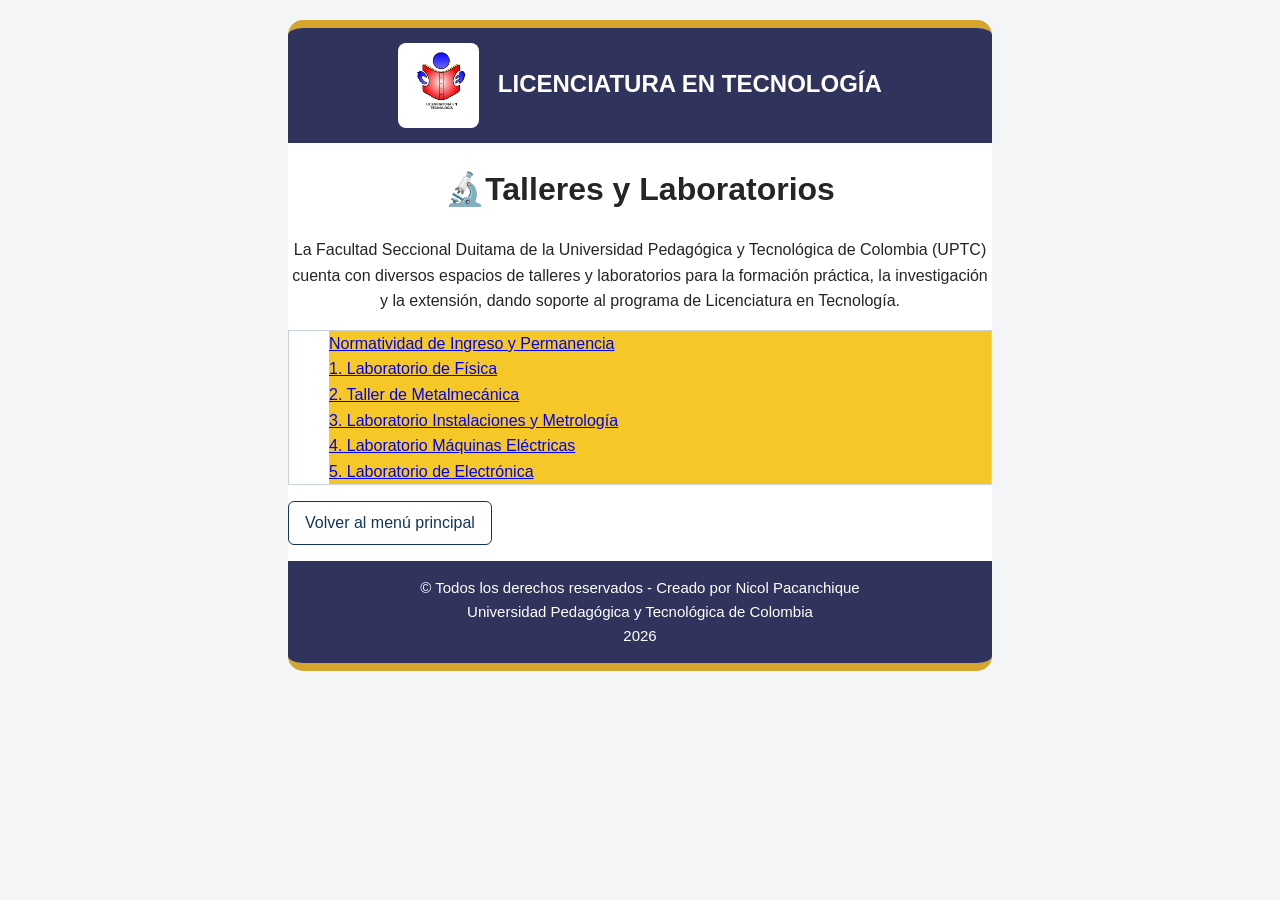
<file: index.html>
<!DOCTYPE html>
<html lang="es">
<head>
  <meta charset="UTF-8">
  <meta name="viewport" content="width=device-width, initial-scale=1">
  <title>Laboratorios y Talleres – UPTC Duitama</title>
  <link rel="stylesheet" href="estilos.css">
</head>

<body>
<div class="div_ppal">

  <p class="encabezado">
    <span class="caja_logo">
      <img src="lictec.png" alt="Logo de la Licenciatura en Tecnología">
    </span>
    LICENCIATURA EN TECNOLOGÍA
  </p>

  <header>
    <h1>🔬Talleres y Laboratorios</h1>
  </header>

  <p class="p-cabezote">La Facultad Seccional Duitama de la Universidad Pedagógica y Tecnológica de 
    Colombia (UPTC) cuenta con diversos espacios de talleres y laboratorios para la formación práctica, 
    la investigación y la extensión, dando soporte al programa de Licenciatura en Tecnología.</p>


    <ul>
      <li style="background-color:#F5C827" ><a href="normatividad.html">Normatividad de Ingreso y Permanencia</a></li>
      
      <li style="background-color:#F5C827"><a href="fisica.html">1. Laboratorio de Física</a></li>
      
      <li style="background-color:#F5C827"><a href="metalmecanica.html">2. Taller de Metalmecánica</a></li>
      
      <li style="background-color:#F5C827"><a href="metrologia.html">3. Laboratorio Instalaciones y Metrología</a></li>
      
      <li style="background-color:#F5C827"><a href="electricas.html">4. Laboratorio Máquinas Eléctricas</a></li>
      
      <li style="background-color:#F5C827"><a href="electronica.html">5. Laboratorio de Electrónica</a></li>
    </ul>
 <p class="menu">
    <a href="https://narinconc.github.io/licteccompleto/">Volver al menú principal</a>
    </p>


  <p class="pie">
              &copy; Todos los derechos reservados - Creado por Nicol Pacanchique
        <br>
        Universidad Pedagógica y Tecnológica de Colombia
        <br>
        2026
    </p>
   

</div>
</body>
</html>
</file>
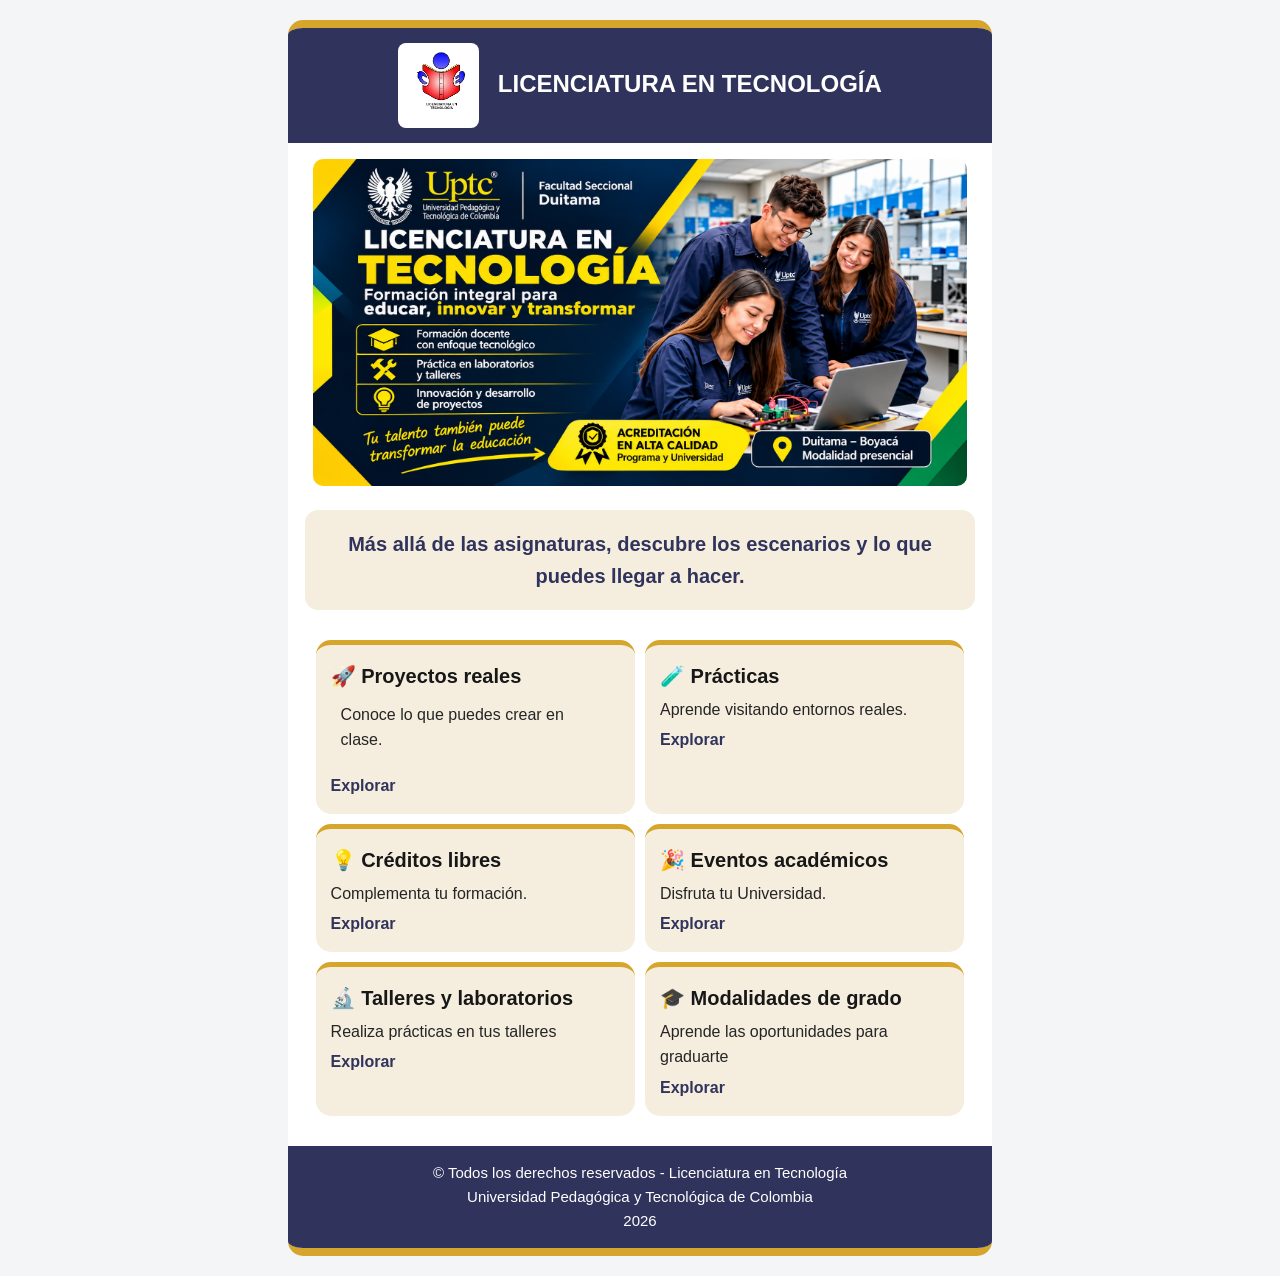
<file: proyecto lictec/proyecto lictec/index.html>
<!DOCTYPE html>
<html lang="es">

<head>
    <meta charset="UTF-8">
    <title>Descubre la Licenciatura en Tecnología</title>
    <link rel="stylesheet" href="estilos.css">
</head>

<body>
<div class="div_ppal">
    <p class="encabezado">
    <span class="caja_logo">
        <img src="lictec.png" alt="Logo de la Licenciatura en Tecnología">
    </span>
    LICENCIATURA EN TECNOLOGÍA
</p>

   <!-- <p class="lema">
        Aprende Creando y Enseña para Transformar
    </p>

    <p class="institucion">
        Universidad Pedagógica y Tecnológica de Colombia
    </p>-->


<p class="p_imag"><img src="banner lictec.png"
     class="banner_principal"
     alt="Publicidad de la Licenciatura en Tecnología">
  </p>
<p class="mensaje_inicio">
    Más allá de las asignaturas, descubre los escenarios y lo que puedes llegar a hacer.
</p>

   <!-- <h2 class="titulo_inicio">¡Tu futuro comienza aquí!</h2>

    <p class="presentacion">
        Aprende tecnología, crea soluciones y transforma la educación.
    </p>

    <hr>

    <h2>Explora nuestra carrera</h2>

    <p class="presentacion">
        Selecciona un tema y descubre más sobre nuestra comunidad académica.
    </p>-->


   
    <table class="tarjetas">

        <tr>

            <td class="f1c1">
                <h3>🚀 Proyectos reales</h3>

                <p class="subpresentacion">Conoce lo que puedes crear en clase.</p>

                <a href="proyectos.html">Explorar </a>
            </td>

            <td class="f1c2">
                <h3>🧪 Prácticas</h3>

                <p>Aprende visitando entornos reales.</p>

                <a href="practicas.html">Explorar </a>
            </td>

        </tr>

        <tr>

            <td class="f2c1">
                <h3>💡 Créditos libres</h3>

                <p>Complementa tu formación.</p>

                <a href="creditos.html">Explorar </a>
            </td>

            <td class="f2c2">
                <h3>🎉 Eventos académicos</h3>

                <p>Disfruta tu Universidad.</p>

                <a href="eventos.html">Explorar </a>
            </td>

        </tr>

        <tr>

            <td class="f3c1">
                <h3>🔬 Talleres y laboratorios</h3>

                <p>Realiza prácticas en tus talleres</p>

                <a href="talleres.html">Explorar </a>
            </td>

            <td class="f3c2">
                <h3>🎓 Modalidades de grado</h3>

                <p>Aprende las oportunidades para graduarte</p>

                <a href="modalidades.html">Explorar </a>
            </td>

        </tr>

    </table>


    <p class="pie">
              &copy; Todos los derechos reservados - Licenciatura en Tecnología
        <br>
        Universidad Pedagógica y Tecnológica de Colombia
        <br>
        2026
    </p>

</div>

</body>
</html>
</file>
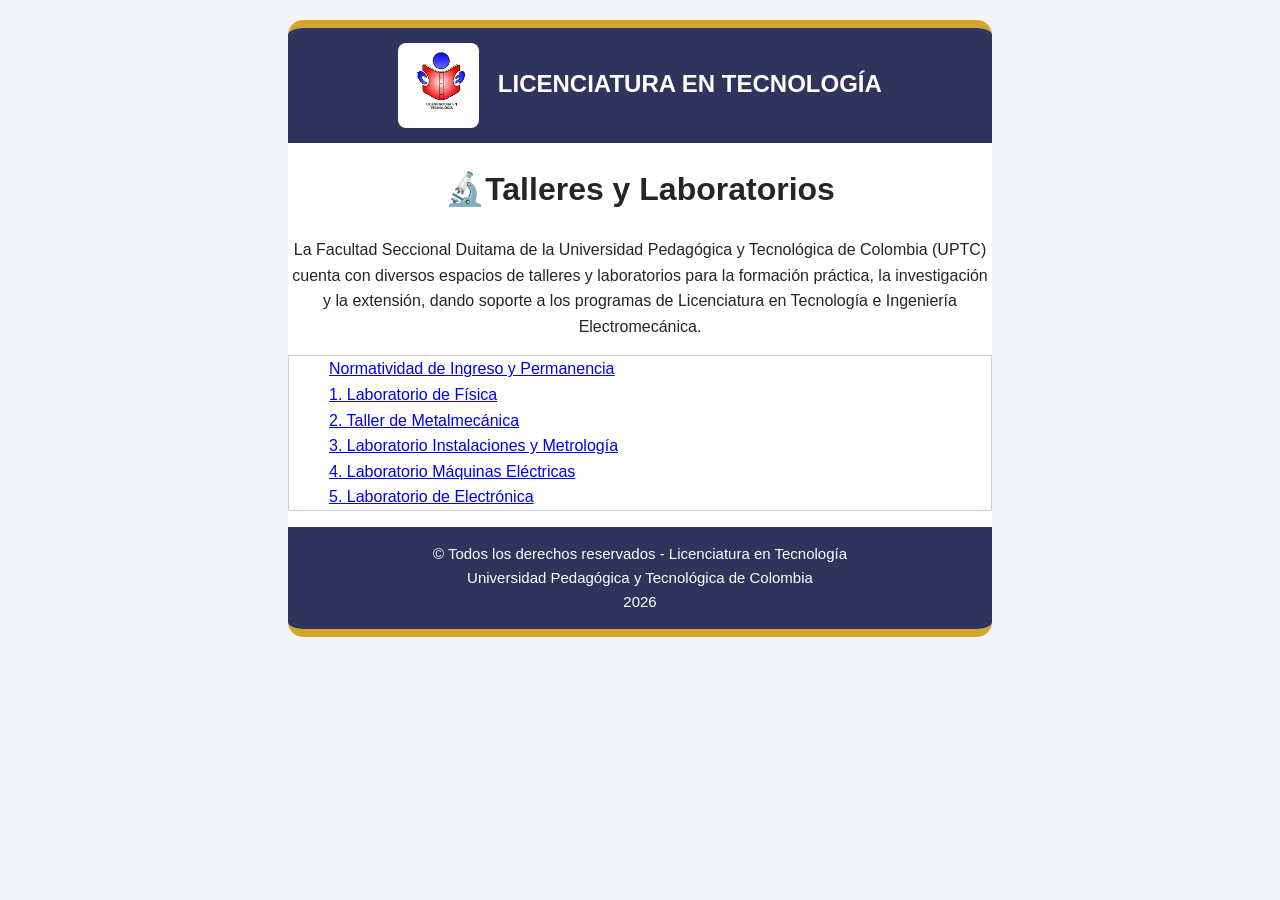
<file: index.html.html>
<!DOCTYPE html>
<html lang="es">
<head>
  <meta charset="UTF-8">
  <meta name="viewport" content="width=device-width, initial-scale=1">
  <title>Laboratorios y Talleres – UPTC Duitama</title>
  <link rel="stylesheet" href="estilos.css">
</head>

<body>
<div class="div_ppal">

  <p class="encabezado">
    <span class="caja_logo">
      <img src="lictec.png" alt="Logo de la Licenciatura en Tecnología">
    </span>
    LICENCIATURA EN TECNOLOGÍA
  </p>

  <header>
    <h1>🔬Talleres y Laboratorios</h1>
  </header>

  <p class="p-cabezote">La Facultad Seccional Duitama de la Universidad Pedagógica y Tecnológica de Colombia (UPTC) cuenta con diversos espacios de talleres y laboratorios para la formación práctica, la investigación y la extensión, dando soporte a los programas de Licenciatura en Tecnología e Ingeniería Electromecánica.</p>


    <ul>
      <li><a href="normatividad.html">Normatividad de Ingreso y Permanencia</a></li>
      <li><a href="fisica.html">1. Laboratorio de Física</a></li>
      <li><a href="metalmecanica.html">2. Taller de Metalmecánica</a></li>
      <li><a href="metrologia.html">3. Laboratorio Instalaciones y Metrología</a></li>
      <li><a href="electricas.html">4. Laboratorio Máquinas Eléctricas</a></li>
      <li><a href="electronica.html">5. Laboratorio de Electrónica</a></li>
    </ul>


  <p class="pie">
              &copy; Todos los derechos reservados - Licenciatura en Tecnología
        <br>
        Universidad Pedagógica y Tecnológica de Colombia
        <br>
        2026
    </p>


</div>
</body>
</html>
</file>
<file: estilos.css>
body {
    font-family: Arial, sans-serif;
    font-size: 16px;
    color: #252525;
    background-color: #F4F5F7;
    margin: 0;
    line-height: 1.6;
}

.div_ppal {
    width: 55%;
    margin: 20px auto;
    padding: 0;
    background-color: white;
    border-radius: 15px;
    overflow: hidden;
    border-top: 8px solid #D6A52B;
    border-bottom: 8px solid #D6A52B;
}

.caja_logo {
    display: inline-block;
    background-color: white;
    padding: 8px;
    border-radius: 8px;
    vertical-align: middle;
    margin-right: 12px;
}

.caja_logo img {
    width: 90px;
    display: block;
}
.encabezado {
    background-color: #30335B;
    color: white;
    text-align: center;
    font-size: 24px;
    font-weight: bold;
    padding: 15px;
    margin: 0;
}

.encabezado img {
    width: 65px;
    height: auto;
    display: block;
    margin: 0 auto 8px auto;
}

.banner_principal {
    width: 93%;
    height:auto;
    display:inline-block;
    border-radius:10px;

}

.lema {
    background-color: #30335B;
    color: #D6A52B;
    text-align: center;
    font-size: 18px;
    padding: 0 15px 15px 15px;
    margin: 0;
}

.institucion {
    background-color: #30335B;
    color: white;
    text-align: center;
    font-size: 14px;
    padding: 0 15px 15px 15px;
    margin: 0;
}
.p_imag{
     text-align:center;
}


.mensaje_inicio {
    text-align: center;
    color: #30335B;
    background-color: #F5EEDF;
    padding: 18px;
    font-size: 20px;
    font-weight: bold;
    margin: 15px auto;
    width: 90%;
    border-radius: 13px;
}



h2 {
    font-size: 28px;
    color: #30335B;
    text-align: center;
    margin: 15px;
}

.presentacion {
    font-size: 18px;
    color: #252525;
    text-align: center;
    margin: 10px 20px;
}

hr {
    border: 0;
    height: 2px;
    background-color: #D6A52B;
    width: 95%;
    margin: 20px auto;
}

.tarjetas {
    width: 95%;
    margin: 20px auto;
    border-spacing: 10px;
    border-collapse: separate;
    table-layout: fixed;
}


.tarjetas td {
    background-color: #F5EEDF;
    padding: 15px;
    border: none;
    border-top: 5px solid #D6A52B;
    border-radius: 15px;
    vertical-align: top;
}


.f1c1 {
    background-color: #F5EEDF;
    
}

.f1c2 {
    background-color: #EDF0F5;
      border: 1px solid #c9d3de;
  border-radius: 6px;
  margin-bottom: 10px;
  background: #F5C827;
}

.f2c1 {
    background-color: #EDF0F5;
      border: 1px solid #c9d3de;
  border-radius: 6px;
  margin-bottom: 10px;
  background: #F5C827;
}

.f2c2 {
    background-color: #F5EEDF;
      border: 1px solid #c9d3de;
  border-radius: 6px;
  margin-bottom: 10px;
  background: #F5C827;
}

.f3c1 {
    background-color: #F5EEDF;
      border: 1px solid #c9d3de;
  border-radius: 6px;
  margin-bottom: 10px;
  background: #F5C827;
}

.f3c2 {
    background-color: #EDF0F5;
      border: 1px solid #c9d3de;
  border-radius: 6px;
  margin-bottom: 10px;
  background: #F5C827;
}

.tarjetas h3 {
    font-size: 20px;
    color: #171717;
    margin: 0 0 5px 0;
}

.tarjetas p {
    font-size: 16px;
    color: #252525;
    text-align: left;
    margin: 5px 0;
}

.tarjetas a {
    font-size: 16px;
    color: #30335B;
    text-decoration: none;
    font-weight: bold;
}

.pie {
    background-color: #30335B;
    color: white;
    text-align: center;
    font-size: 15px;
    
    padding: 15px;
    margin: 0;
}


.titulo_inicio {
    background-color: #F5EEDF;
    color: #30335B;
    text-align: center;
    font-size: 28px;
    padding: 15px 10px 5px 10px;
    margin: 0;
}

.presentacion {
    background-color: #F5EEDF;
    color: #30335B;
    text-align: center;
    font-size: 18px;
    font-weight: bold;
    padding: 5px 10px;
    margin: 0;
}

.subpresentacion {
    background-color: #F5EEDF;
    color: #252525;
    text-align: center;
    font-size: 16px;
    padding: 5px 10px 15px 10px;
    margin: 0;
}



.acordeon {
  border: 1px solid #c9d3de;
  border-radius: 6px;
  margin-bottom: 10px;
  background: #F5C827;
}

.acordeon summary,
.regla summary {
  cursor: pointer;
  padding: 12px 16px;
  list-style-position: inside;
}

.acordeon summary h3,
.regla summary h3 {
  display: inline;
  font-size: 1.05rem;
}

.acordeon[open] summary,
.regla details[open] summary {
  border-bottom: 1px solid #c9d3de;
}

.acordeon p,
.regla ul {
  padding: 12px 16px;
}

.regla ul {
  padding-left: 36px;
}


nav a[aria-current="page"] {
  font-weight: bold;
  text-decoration: underline;
}


.volver {
  margin: 16px 0;
}

.volver a {
  display: inline-block;
  padding: 8px 16px;
  border: 1px solid #12355b;
  border-radius: 6px;
  text-decoration: none;
  color: #12355b;
}

.volver a:hover,
.volver a:focus {
  background: #12355b;
  color: #fff;
}



.acordeon p {
  padding: 8px 16px;
}

.acordeon ul,
.acordeon ol {
  padding: 4px 16px 12px 40px;
}

.acordeon li {
  margin-bottom: 6px;
}


.centrado,
header h1,
.p-cabezote,
footer p {
  text-align: center;
}

footer p {
  font-family: "Arial Narrow", Arial, sans-serif;
}


hr.linea-azul {
  width: 500px;
  max-width: 95%;
  height: 3px;
  background-color: blue;
}


.acordeon .acordeon {
  margin: 8px 16px 12px;
}

.acordeon .acordeon summary h3 {
  font-size: 1rem;
}

ul{
  list-style-type:none;
  border: 1px solid #c9d3de;
}

nav ul {
  list-style: none;
    margin: 24px auto;
    padding: 10px;
    display: flex;
    flex-wrap: wrap;
    justify-content: center;
    border: 1px solid #c9d3de;
    border-radius: 6px;
    margin-bottom: 10px;
    background: #F5C827;
}

nav ul li a {
  display: block;
    padding: 14px 22px;
    background: #12355b;
    color: white;
    text-decoration: none;
    font-weight: bold;
    border-radius: 8px;
    border-bottom: 4px solid #D6A52B;
    box-shadow: 0 3px 8px rgba(0, 0, 0, 0.25);
    transition: background 0.2s, color 0.2s, transform 0.2s;

 
}

nav ul li a:hover,
nav ul li a:focus {
  
  background: #ffb703;
  color: #12355b;
  transform: translateY(-3px);
}


.imagen {
  margin: 16px auto 24px;
  text-align: center;
}

.imagen img,
.centrado img,
.foto-acordeon {
  width: 250px;
  height: 250px;
  object-fit: cover;
  box-shadow: 8px 10px 12px #D6A52B;
  border-radius: 20px;
}

.imagen img,
.centrado img {
  display: inline-block;
  vertical-align: middle;
}

.foto-acordeon {
  display: block;
  margin: 12px auto;
}


.imagen.doble .contenedor-imagen {
  display: flex;
  flex-wrap: wrap;
  justify-content: center;
  gap: 24px;
}


.anterior-siguiente {
  display: flex;
  justify-content: space-between;
  gap: 12px;
  margin: 24px 0 8px;
}

.anterior-siguiente a {
  text-decoration: none;
  color: #12355b;
  font-weight: bold;
}
.menu {
  margin: 16px 0;
}

.menu a {
  display: inline-block;
  padding: 8px 16px;
  border: 1px solid #12355b;
  border-radius: 6px;
  text-decoration: none;
  color: #12355b;
}

.menu a:hover,
.menu a:focus {
  background: #12355b;
  color: #fff;
}
</file>
<file: proyecto lictec/proyecto lictec/estilos.css>
body {
    font-family: Arial, sans-serif;
    font-size: 16px;
    color: #252525;
    background-color: #F4F5F7;
    margin: 0;
    line-height: 1.6;
}



.div_ppal {
    width: 55%;
    margin: 20px auto;
    padding: 0;
    background-color: white;
    border-radius: 15px;
    overflow: hidden;
    border-top: 8px solid #D6A52B;
    border-bottom: 8px solid #D6A52B;
}

.caja_logo {
    display: inline-block;
    background-color: white;
    padding: 8px;
    border-radius: 8px;
    vertical-align: middle;
    margin-right: 12px;
}

.caja_logo img {
    width: 90px;
    display: block;
}
.encabezado {
    background-color: #30335B;
    color: white;
    text-align: center;
    font-size: 24px;
    font-weight: bold;
    padding: 15px;
    margin: 0;
}

.encabezado img {
    width: 65px;
    height: auto;
    display: block;
    margin: 0 auto 8px auto;
}

.banner_principal {
    width: 93%;
    height:auto;
    display:inline-block;
    border-radius:10px;

}






.lema {
    background-color: #30335B;
    color: #D6A52B;
    text-align: center;
    font-size: 18px;
    padding: 0 15px 15px 15px;
    margin: 0;
}

.institucion {
    background-color: #30335B;
    color: white;
    text-align: center;
    font-size: 14px;
    padding: 0 15px 15px 15px;
    margin: 0;
}
.p_imag{
     text-align:center;
}


.mensaje_inicio {
    text-align: center;
    color: #30335B;
    background-color: #F5EEDF;
    padding: 18px;
    font-size: 20px;
    font-weight: bold;
    margin: 15px auto;
    width: 90%;
    border-radius: 13px;
}



h2 {
    font-size: 28px;
    color: #30335B;
    text-align: center;
    margin: 15px;
}

.presentacion {
    font-size: 18px;
    color: #252525;
    text-align: center;
    margin: 10px 20px;
}

hr {
    border: 0;
    height: 2px;
    background-color: #D6A52B;
    width: 95%;
    margin: 20px auto;
}

.tarjetas {
    width: 95%;
    margin: 20px auto;
    border-spacing: 10px;
    border-collapse: separate;
    table-layout: fixed;
}


.tarjetas td {
    background-color: #F5EEDF;
    padding: 15px;
    border: none;
    border-top: 5px solid #D6A52B;
    border-radius: 15px;
    vertical-align: top;
}


.f1c1 {
    background-color: #F5EEDF;
}

.f1c2 {
    background-color: #EDF0F5;
}

.f2c1 {
    background-color: #EDF0F5;
}

.f2c2 {
    background-color: #F5EEDF;
}

.f3c1 {
    background-color: #F5EEDF;
}

.f3c2 {
    background-color: #EDF0F5;
}

.tarjetas h3 {
    font-size: 20px;
    color: #171717;
    margin: 0 0 5px 0;
}

.tarjetas p {
    font-size: 16px;
    color: #252525;
    text-align: left;
    margin: 5px 0;
}

.tarjetas a {
    font-size: 16px;
    color: #30335B;
    text-decoration: none;
    font-weight: bold;
}

.pie {
    background-color: #30335B;
    color: white;
    text-align: center;
    font-size: 15px;
    
    padding: 15px;
    margin: 0;
}


.titulo_inicio {
    background-color: #F5EEDF;
    color: #30335B;
    text-align: center;
    font-size: 28px;
    padding: 15px 10px 5px 10px;
    margin: 0;
}

.presentacion {
    background-color: #F5EEDF;
    color: #30335B;
    text-align: center;
    font-size: 18px;
    font-weight: bold;
    padding: 5px 10px;
    margin: 0;
}

.subpresentacion {
    background-color: #F5EEDF;
    color: #252525;
    text-align: center;
    font-size: 16px;
    padding: 5px 10px 15px 10px;
    margin: 0;
}
</file>
